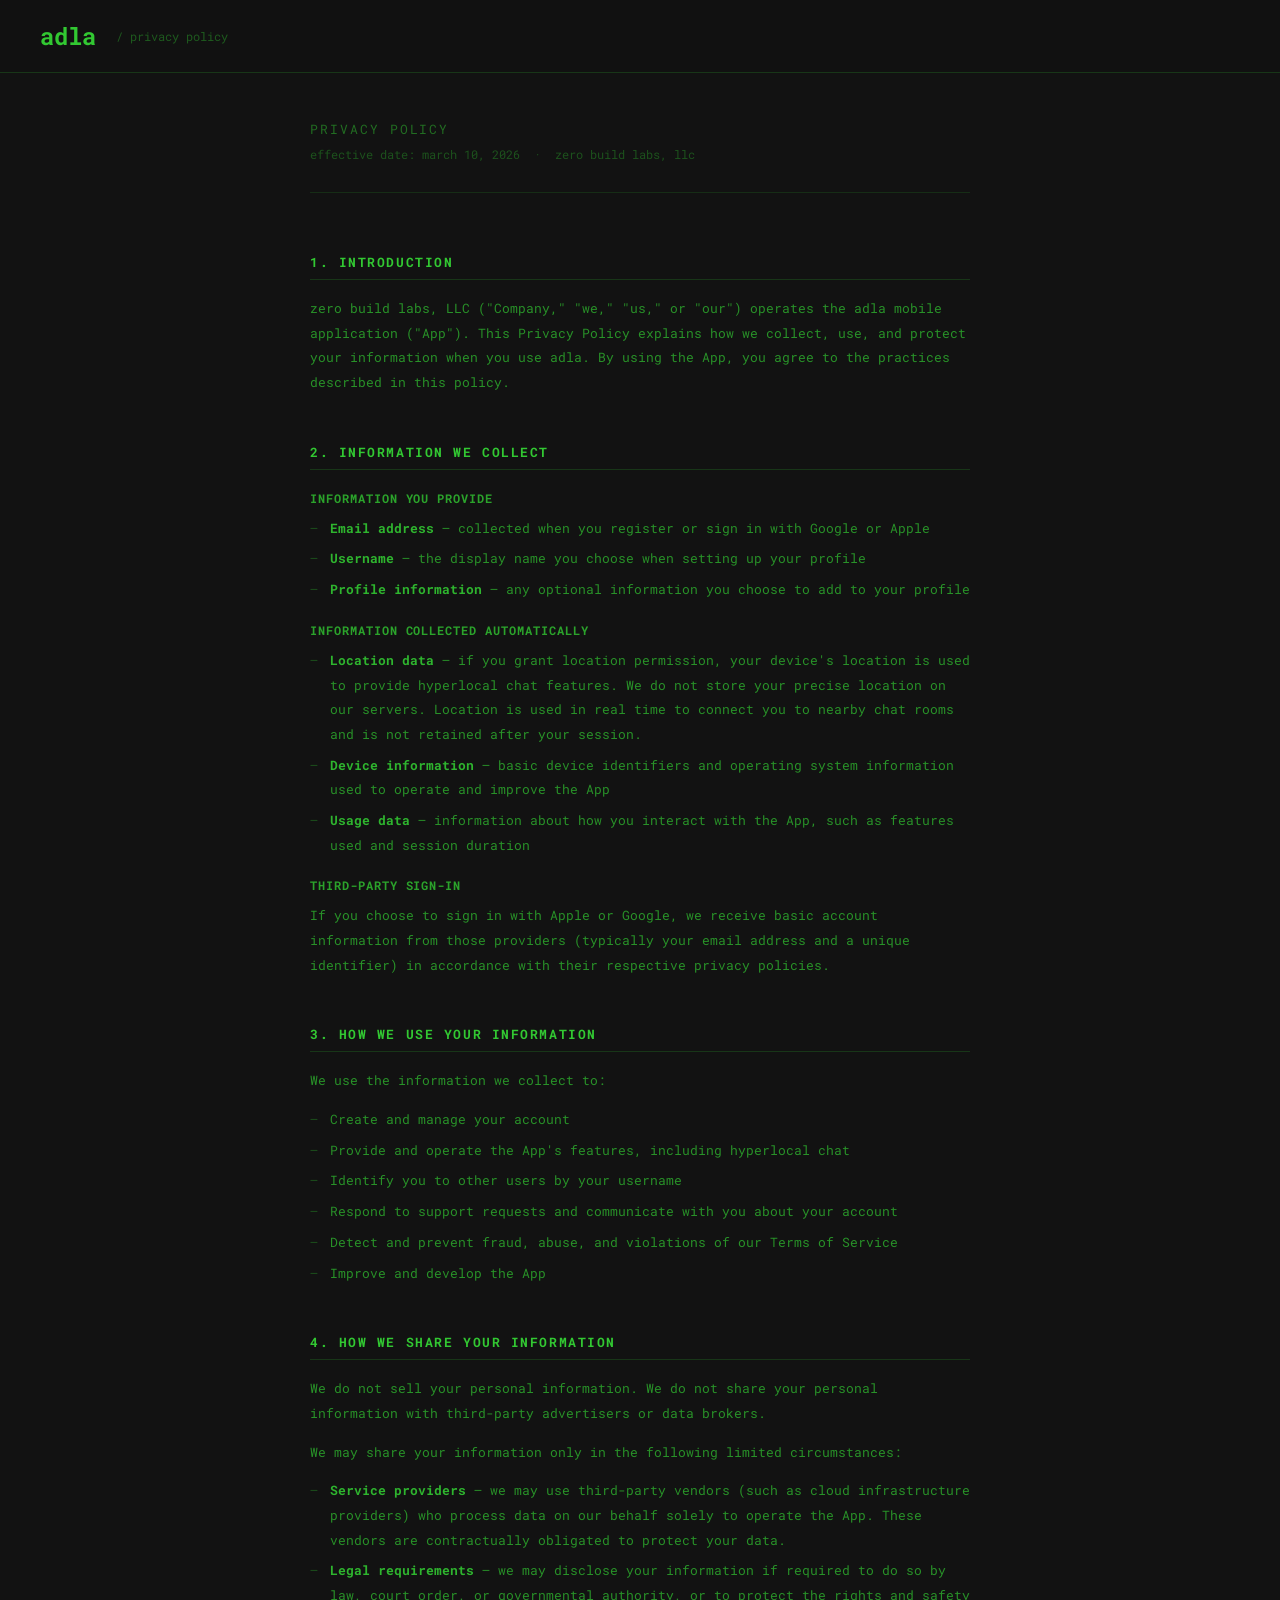
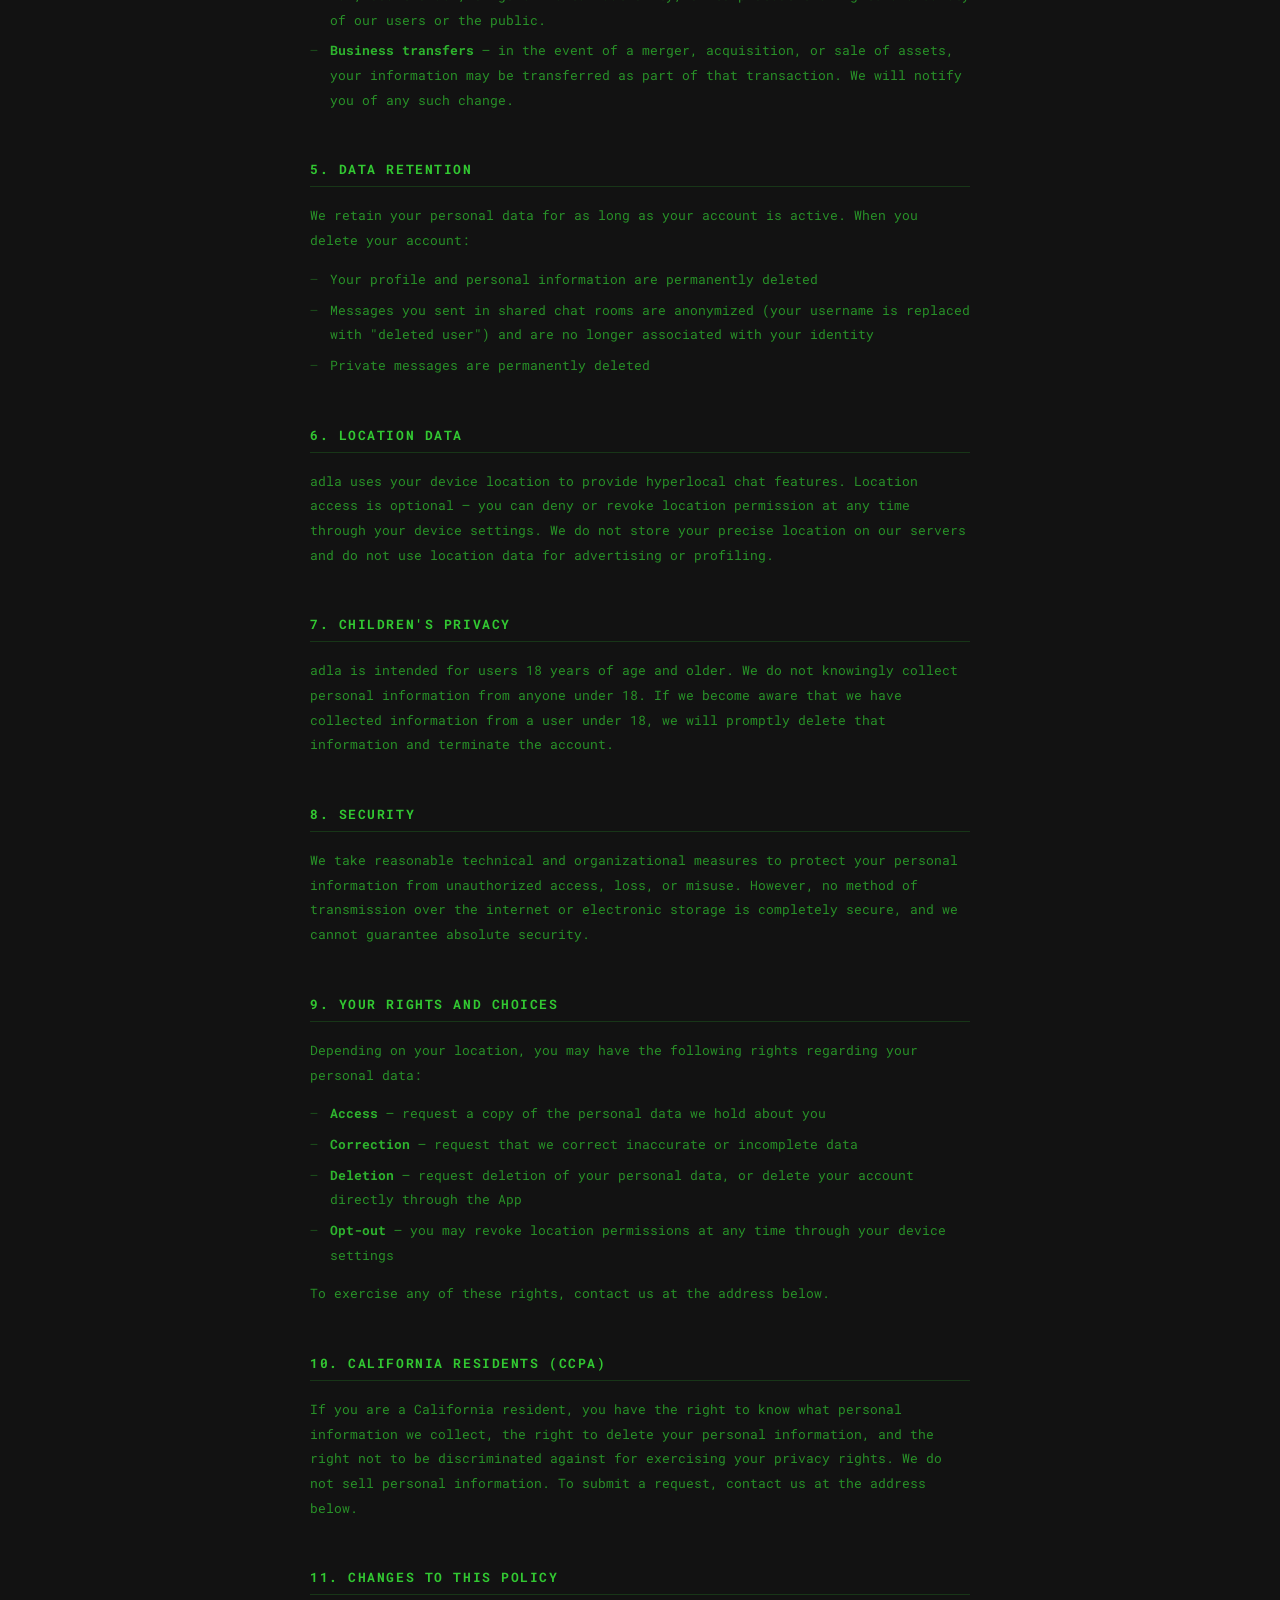
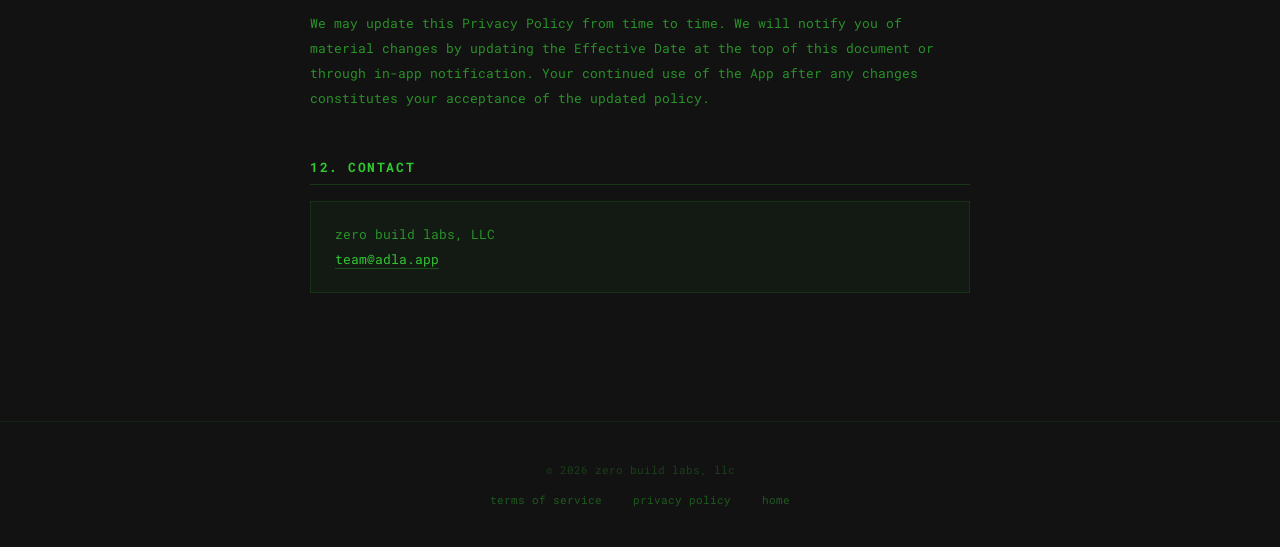
<file: privacy.html>
<!DOCTYPE html>
<html lang="en">
<head>
    <script async src="https://www.googletagmanager.com/gtag/js?id=G-8SG56CSZ9R"></script>
    <script>
        if (window.location.hostname === "adla.app") {
            window.dataLayer = window.dataLayer || [];
            function gtag(){dataLayer.push(arguments);}
            gtag('js', new Date());
            gtag('config', 'G-8SG56CSZ9R');
        }
    </script>

    <meta name="viewport" content="width=device-width, initial-scale=1">
    <meta charset="UTF-8">
    <title>adla | privacy policy</title>
    <meta name="description" content="adla privacy policy">

    <link rel="preconnect" href="https://fonts.googleapis.com">
    <link rel="preconnect" href="https://fonts.gstatic.com" crossorigin>
    <link href="https://fonts.googleapis.com/css2?family=Roboto+Mono:wght@400;700&display=swap" rel="stylesheet">
    <link rel="shortcut icon" type="image/png" href="assets/favicon.png">

    <style>
        * {
            margin: 0;
            padding: 0;
            box-sizing: border-box;
        }

        body {
            background-color: rgb(18, 18, 18);
            color: rgb(50, 200, 50);
            font-family: 'Roboto Mono', 'Fira Mono', 'Consolas', monospace;
            min-height: 100vh;
        }

        header {
            position: fixed;
            top: 0;
            left: 0;
            width: 100%;
            padding: 20px 40px;
            background-color: rgba(18, 18, 18, 0.85);
            backdrop-filter: blur(10px);
            -webkit-backdrop-filter: blur(10px);
            border-bottom: 1px solid rgba(50, 200, 50, 0.2);
            display: flex;
            align-items: center;
            gap: 20px;
            z-index: 100;
        }

        header a.logo {
            font-size: 24px;
            font-weight: bold;
            color: rgb(50, 200, 50);
            text-decoration: none;
            animation: flicker 2.5s infinite;
        }

        header span {
            color: rgba(50, 200, 50, 0.4);
            font-size: 12px;
        }

        .container {
            max-width: 740px;
            margin: 0 auto;
            padding: 120px 40px 80px;
        }

        .page-title {
            font-size: 13px;
            color: rgba(50, 200, 50, 0.5);
            text-transform: uppercase;
            letter-spacing: 0.15em;
            margin-bottom: 8px;
        }

        .effective-date {
            font-size: 12px;
            color: rgba(50, 200, 50, 0.35);
            margin-bottom: 60px;
            padding-bottom: 30px;
            border-bottom: 1px solid rgba(50, 200, 50, 0.15);
        }

        section {
            margin-bottom: 48px;
        }

        h2 {
            font-size: 13px;
            font-weight: bold;
            text-transform: uppercase;
            letter-spacing: 0.12em;
            color: rgb(50, 200, 50);
            margin-bottom: 16px;
            padding-bottom: 8px;
            border-bottom: 1px solid rgba(50, 200, 50, 0.2);
        }

        h3 {
            font-size: 12px;
            font-weight: bold;
            color: rgba(50, 200, 50, 0.8);
            margin-top: 20px;
            margin-bottom: 10px;
            text-transform: uppercase;
            letter-spacing: 0.08em;
        }

        p {
            font-size: 13px;
            line-height: 1.9;
            color: rgba(50, 200, 50, 0.7);
            margin-bottom: 14px;
        }

        ul {
            list-style: none;
            padding: 0;
            margin-bottom: 14px;
        }

        ul li {
            font-size: 13px;
            line-height: 1.9;
            color: rgba(50, 200, 50, 0.7);
            padding-left: 20px;
            position: relative;
            margin-bottom: 6px;
        }

        ul li::before {
            content: '—';
            position: absolute;
            left: 0;
            color: rgba(50, 200, 50, 0.35);
        }

        ul li strong {
            color: rgba(50, 200, 50, 0.9);
        }

        .contact-block {
            background: rgba(50, 200, 50, 0.04);
            border: 1px solid rgba(50, 200, 50, 0.15);
            padding: 20px 24px;
            font-size: 13px;
            line-height: 1.9;
            color: rgba(50, 200, 50, 0.7);
        }

        .contact-block a {
            color: rgb(50, 200, 50);
            text-decoration: none;
            border-bottom: 1px solid rgba(50, 200, 50, 0.3);
        }

        footer {
            text-align: center;
            padding: 40px;
            border-top: 1px solid rgba(50, 200, 50, 0.1);
            font-size: 11px;
            color: rgba(50, 200, 50, 0.25);
        }

        footer a {
            color: rgba(50, 200, 50, 0.4);
            text-decoration: none;
            margin: 0 12px;
        }

        footer a:hover {
            color: rgb(50, 200, 50);
        }

        @keyframes flicker {
            0%, 19%, 21%, 23%, 25%, 54%, 56%, 100% { opacity: 1; }
            20%, 22%, 24%, 55% { opacity: 0.4; }
        }
    </style>
</head>
<body>

    <header>
        <a class="logo" href="/">adla</a>
        <span>/ privacy policy</span>
    </header>

    <div class="container">

        <div class="page-title">privacy policy</div>
        <div class="effective-date">effective date: march 10, 2026 &nbsp;·&nbsp; zero build labs, llc</div>

        <section>
            <h2>1. introduction</h2>
            <p>zero build labs, LLC ("Company," "we," "us," or "our") operates the adla mobile application ("App"). This Privacy Policy explains how we collect, use, and protect your information when you use adla. By using the App, you agree to the practices described in this policy.</p>
        </section>

        <section>
            <h2>2. information we collect</h2>

            <h3>information you provide</h3>
            <ul>
                <li><strong>Email address</strong> — collected when you register or sign in with Google or Apple</li>
                <li><strong>Username</strong> — the display name you choose when setting up your profile</li>
                <li><strong>Profile information</strong> — any optional information you choose to add to your profile</li>
            </ul>

            <h3>information collected automatically</h3>
            <ul>
                <li><strong>Location data</strong> — if you grant location permission, your device's location is used to provide hyperlocal chat features. We do not store your precise location on our servers. Location is used in real time to connect you to nearby chat rooms and is not retained after your session.</li>
                <li><strong>Device information</strong> — basic device identifiers and operating system information used to operate and improve the App</li>
                <li><strong>Usage data</strong> — information about how you interact with the App, such as features used and session duration</li>
            </ul>

            <h3>third-party sign-in</h3>
            <p>If you choose to sign in with Apple or Google, we receive basic account information from those providers (typically your email address and a unique identifier) in accordance with their respective privacy policies.</p>
        </section>

        <section>
            <h2>3. how we use your information</h2>
            <p>We use the information we collect to:</p>
            <ul>
                <li>Create and manage your account</li>
                <li>Provide and operate the App's features, including hyperlocal chat</li>
                <li>Identify you to other users by your username</li>
                <li>Respond to support requests and communicate with you about your account</li>
                <li>Detect and prevent fraud, abuse, and violations of our Terms of Service</li>
                <li>Improve and develop the App</li>
            </ul>
        </section>

        <section>
            <h2>4. how we share your information</h2>
            <p>We do not sell your personal information. We do not share your personal information with third-party advertisers or data brokers.</p>
            <p>We may share your information only in the following limited circumstances:</p>
            <ul>
                <li><strong>Service providers</strong> — we may use third-party vendors (such as cloud infrastructure providers) who process data on our behalf solely to operate the App. These vendors are contractually obligated to protect your data.</li>
                <li><strong>Legal requirements</strong> — we may disclose your information if required to do so by law, court order, or governmental authority, or to protect the rights and safety of our users or the public.</li>
                <li><strong>Business transfers</strong> — in the event of a merger, acquisition, or sale of assets, your information may be transferred as part of that transaction. We will notify you of any such change.</li>
            </ul>
        </section>

        <section>
            <h2>5. data retention</h2>
            <p>We retain your personal data for as long as your account is active. When you delete your account:</p>
            <ul>
                <li>Your profile and personal information are permanently deleted</li>
                <li>Messages you sent in shared chat rooms are anonymized (your username is replaced with "deleted user") and are no longer associated with your identity</li>
                <li>Private messages are permanently deleted</li>
            </ul>
        </section>

        <section>
            <h2>6. location data</h2>
            <p>adla uses your device location to provide hyperlocal chat features. Location access is optional — you can deny or revoke location permission at any time through your device settings. We do not store your precise location on our servers and do not use location data for advertising or profiling.</p>
        </section>

        <section>
            <h2>7. children's privacy</h2>
            <p>adla is intended for users 18 years of age and older. We do not knowingly collect personal information from anyone under 18. If we become aware that we have collected information from a user under 18, we will promptly delete that information and terminate the account.</p>
        </section>

        <section>
            <h2>8. security</h2>
            <p>We take reasonable technical and organizational measures to protect your personal information from unauthorized access, loss, or misuse. However, no method of transmission over the internet or electronic storage is completely secure, and we cannot guarantee absolute security.</p>
        </section>

        <section>
            <h2>9. your rights and choices</h2>
            <p>Depending on your location, you may have the following rights regarding your personal data:</p>
            <ul>
                <li><strong>Access</strong> — request a copy of the personal data we hold about you</li>
                <li><strong>Correction</strong> — request that we correct inaccurate or incomplete data</li>
                <li><strong>Deletion</strong> — request deletion of your personal data, or delete your account directly through the App</li>
                <li><strong>Opt-out</strong> — you may revoke location permissions at any time through your device settings</li>
            </ul>
            <p>To exercise any of these rights, contact us at the address below.</p>
        </section>

        <section>
            <h2>10. california residents (ccpa)</h2>
            <p>If you are a California resident, you have the right to know what personal information we collect, the right to delete your personal information, and the right not to be discriminated against for exercising your privacy rights. We do not sell personal information. To submit a request, contact us at the address below.</p>
        </section>

        <section>
            <h2>11. changes to this policy</h2>
            <p>We may update this Privacy Policy from time to time. We will notify you of material changes by updating the Effective Date at the top of this document or through in-app notification. Your continued use of the App after any changes constitutes your acceptance of the updated policy.</p>
        </section>

        <section>
            <h2>12. contact</h2>
            <div class="contact-block">
                zero build labs, LLC<br>
                <a href="mailto:team@adla.app">team@adla.app</a>
            </div>
        </section>

    </div>

    <footer>
        <span>© 2026 zero build labs, llc</span><br><br>
        <a href="/terms.html">terms of service</a>
        <a href="/privacy.html">privacy policy</a>
        <a href="/">home</a>
    </footer>

</body>
</html>
</file>
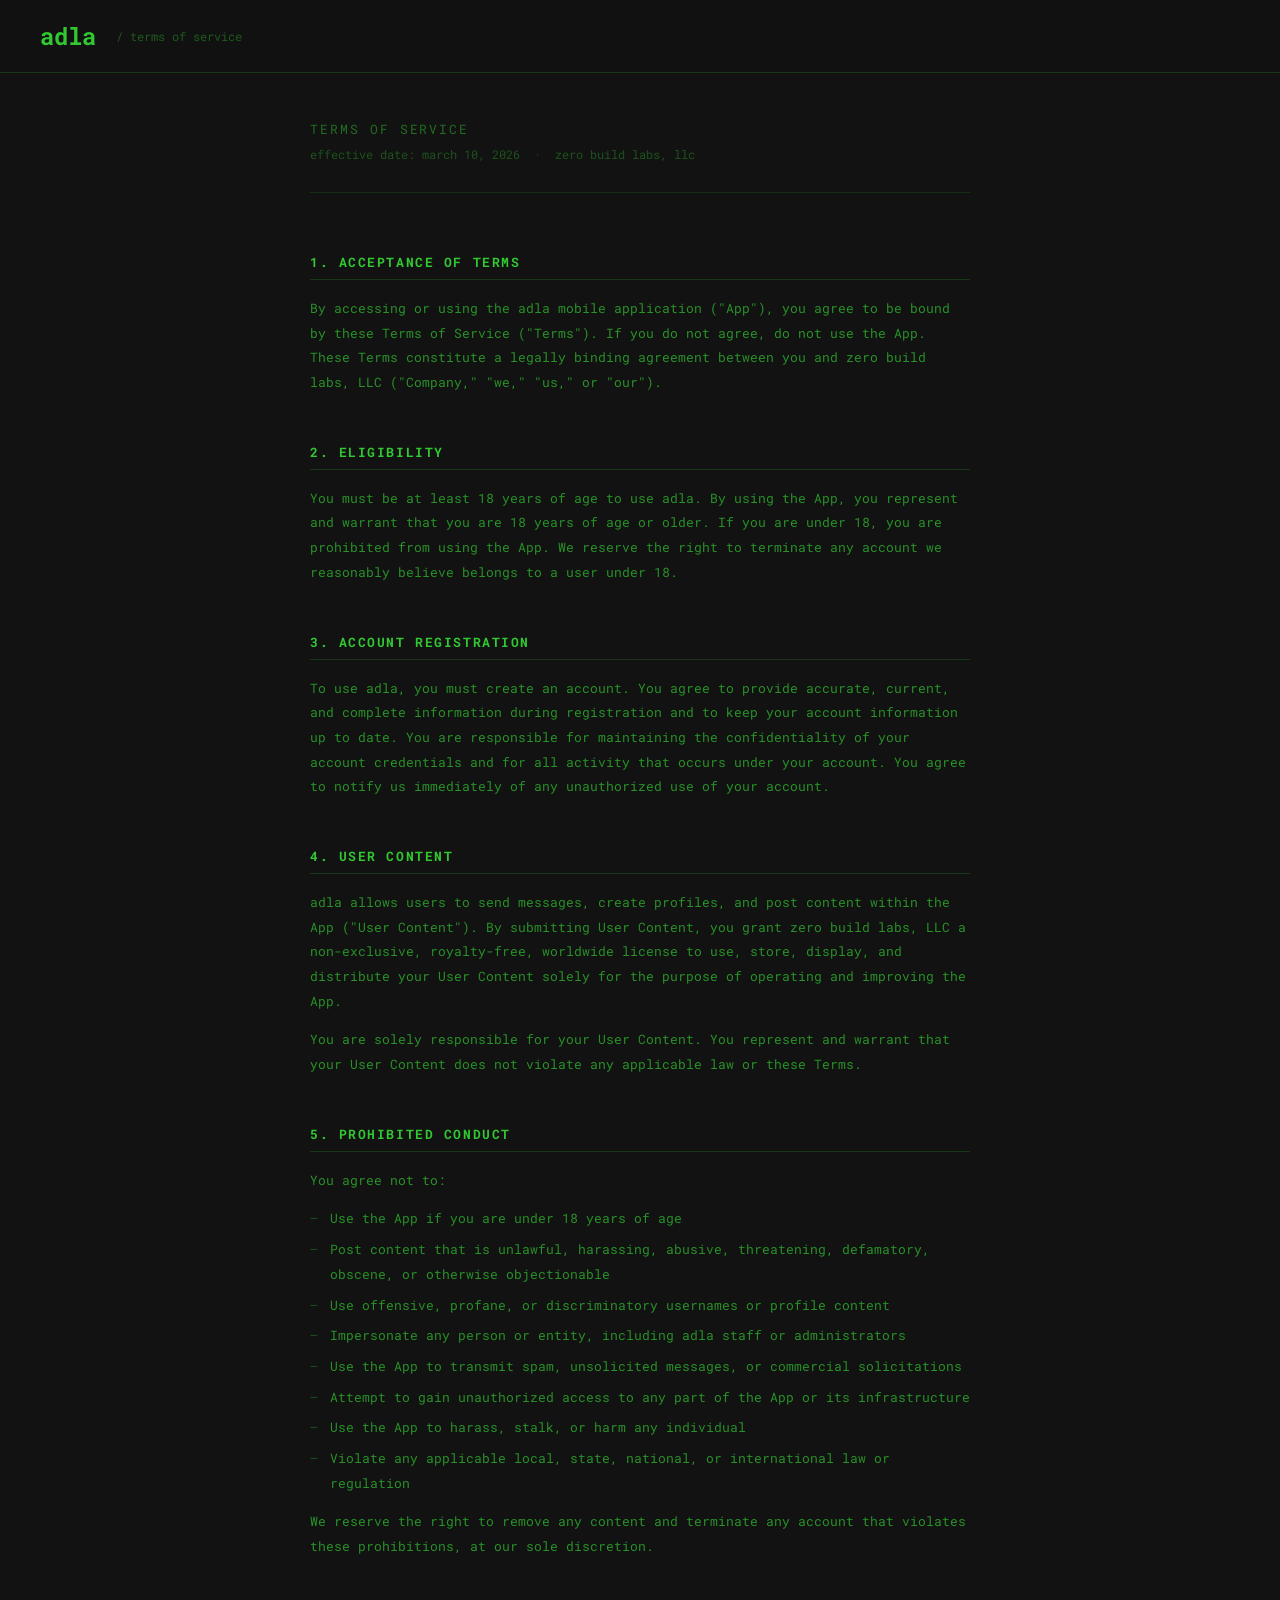
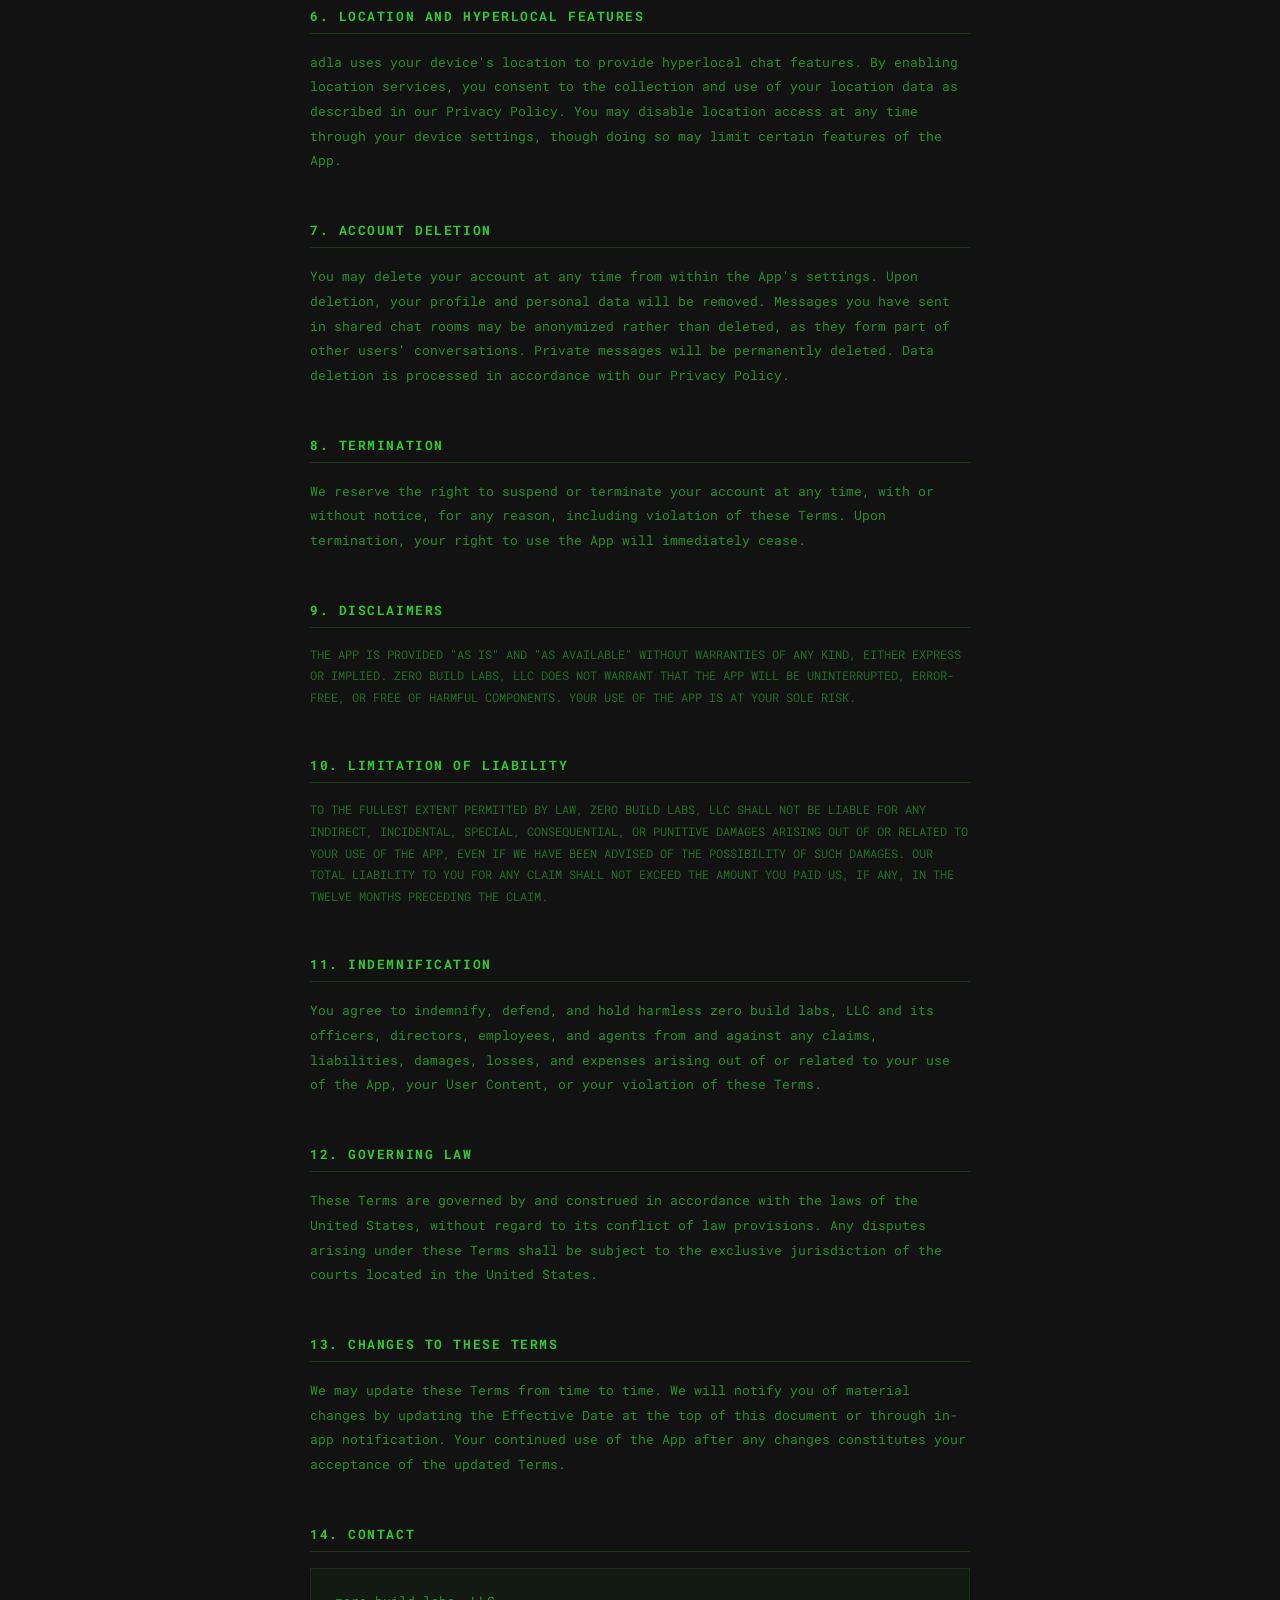
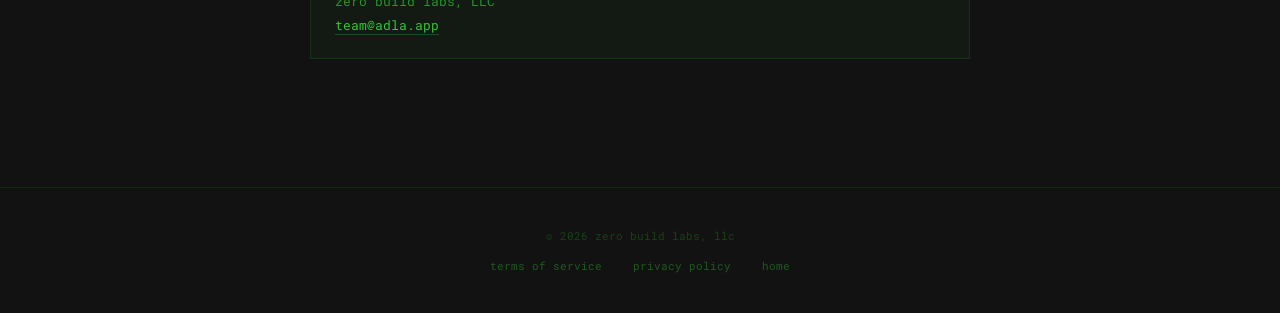
<file: terms.html>
<!DOCTYPE html>
<html lang="en">
<head>
    <script async src="https://www.googletagmanager.com/gtag/js?id=G-8SG56CSZ9R"></script>
    <script>
        if (window.location.hostname === "adla.app") {
            window.dataLayer = window.dataLayer || [];
            function gtag(){dataLayer.push(arguments);}
            gtag('js', new Date());
            gtag('config', 'G-8SG56CSZ9R');
        }
    </script>

    <meta name="viewport" content="width=device-width, initial-scale=1">
    <meta charset="UTF-8">
    <title>adla | terms of service</title>
    <meta name="description" content="adla terms of service">

    <link rel="preconnect" href="https://fonts.googleapis.com">
    <link rel="preconnect" href="https://fonts.gstatic.com" crossorigin>
    <link href="https://fonts.googleapis.com/css2?family=Roboto+Mono:wght@400;700&display=swap" rel="stylesheet">
    <link rel="shortcut icon" type="image/png" href="assets/favicon.png">

    <style>
        * {
            margin: 0;
            padding: 0;
            box-sizing: border-box;
        }

        body {
            background-color: rgb(18, 18, 18);
            color: rgb(50, 200, 50);
            font-family: 'Roboto Mono', 'Fira Mono', 'Consolas', monospace;
            min-height: 100vh;
        }

        header {
            position: fixed;
            top: 0;
            left: 0;
            width: 100%;
            padding: 20px 40px;
            background-color: rgba(18, 18, 18, 0.85);
            backdrop-filter: blur(10px);
            -webkit-backdrop-filter: blur(10px);
            border-bottom: 1px solid rgba(50, 200, 50, 0.2);
            display: flex;
            align-items: center;
            gap: 20px;
            z-index: 100;
        }

        header a.logo {
            font-size: 24px;
            font-weight: bold;
            color: rgb(50, 200, 50);
            text-decoration: none;
            animation: flicker 2.5s infinite;
        }

        header span {
            color: rgba(50, 200, 50, 0.4);
            font-size: 12px;
        }

        .container {
            max-width: 740px;
            margin: 0 auto;
            padding: 120px 40px 80px;
        }

        .page-title {
            font-size: 13px;
            color: rgba(50, 200, 50, 0.5);
            text-transform: uppercase;
            letter-spacing: 0.15em;
            margin-bottom: 8px;
        }

        .effective-date {
            font-size: 12px;
            color: rgba(50, 200, 50, 0.35);
            margin-bottom: 60px;
            padding-bottom: 30px;
            border-bottom: 1px solid rgba(50, 200, 50, 0.15);
        }

        section {
            margin-bottom: 48px;
        }

        h2 {
            font-size: 13px;
            font-weight: bold;
            text-transform: uppercase;
            letter-spacing: 0.12em;
            color: rgb(50, 200, 50);
            margin-bottom: 16px;
            padding-bottom: 8px;
            border-bottom: 1px solid rgba(50, 200, 50, 0.2);
        }

        h3 {
            font-size: 12px;
            font-weight: bold;
            color: rgba(50, 200, 50, 0.8);
            margin-top: 20px;
            margin-bottom: 10px;
            text-transform: uppercase;
            letter-spacing: 0.08em;
        }

        p {
            font-size: 13px;
            line-height: 1.9;
            color: rgba(50, 200, 50, 0.7);
            margin-bottom: 14px;
        }

        ul {
            list-style: none;
            padding: 0;
            margin-bottom: 14px;
        }

        ul li {
            font-size: 13px;
            line-height: 1.9;
            color: rgba(50, 200, 50, 0.7);
            padding-left: 20px;
            position: relative;
            margin-bottom: 6px;
        }

        ul li::before {
            content: '—';
            position: absolute;
            left: 0;
            color: rgba(50, 200, 50, 0.35);
        }

        .caps {
            font-size: 12px;
            line-height: 1.8;
            color: rgba(50, 200, 50, 0.5);
        }

        .contact-block {
            background: rgba(50, 200, 50, 0.04);
            border: 1px solid rgba(50, 200, 50, 0.15);
            padding: 20px 24px;
            font-size: 13px;
            line-height: 1.9;
            color: rgba(50, 200, 50, 0.7);
        }

        .contact-block a {
            color: rgb(50, 200, 50);
            text-decoration: none;
            border-bottom: 1px solid rgba(50, 200, 50, 0.3);
        }

        footer {
            text-align: center;
            padding: 40px;
            border-top: 1px solid rgba(50, 200, 50, 0.1);
            font-size: 11px;
            color: rgba(50, 200, 50, 0.25);
        }

        footer a {
            color: rgba(50, 200, 50, 0.4);
            text-decoration: none;
            margin: 0 12px;
        }

        footer a:hover {
            color: rgb(50, 200, 50);
        }

        @keyframes flicker {
            0%, 19%, 21%, 23%, 25%, 54%, 56%, 100% { opacity: 1; }
            20%, 22%, 24%, 55% { opacity: 0.4; }
        }
    </style>
</head>
<body>

    <header>
        <a class="logo" href="/">adla</a>
        <span>/ terms of service</span>
    </header>

    <div class="container">

        <div class="page-title">terms of service</div>
        <div class="effective-date">effective date: march 10, 2026 &nbsp;·&nbsp; zero build labs, llc</div>

        <section>
            <h2>1. acceptance of terms</h2>
            <p>By accessing or using the adla mobile application ("App"), you agree to be bound by these Terms of Service ("Terms"). If you do not agree, do not use the App. These Terms constitute a legally binding agreement between you and zero build labs, LLC ("Company," "we," "us," or "our").</p>
        </section>

        <section>
            <h2>2. eligibility</h2>
            <p>You must be at least 18 years of age to use adla. By using the App, you represent and warrant that you are 18 years of age or older. If you are under 18, you are prohibited from using the App. We reserve the right to terminate any account we reasonably believe belongs to a user under 18.</p>
        </section>

        <section>
            <h2>3. account registration</h2>
            <p>To use adla, you must create an account. You agree to provide accurate, current, and complete information during registration and to keep your account information up to date. You are responsible for maintaining the confidentiality of your account credentials and for all activity that occurs under your account. You agree to notify us immediately of any unauthorized use of your account.</p>
        </section>

        <section>
            <h2>4. user content</h2>
            <p>adla allows users to send messages, create profiles, and post content within the App ("User Content"). By submitting User Content, you grant zero build labs, LLC a non-exclusive, royalty-free, worldwide license to use, store, display, and distribute your User Content solely for the purpose of operating and improving the App.</p>
            <p>You are solely responsible for your User Content. You represent and warrant that your User Content does not violate any applicable law or these Terms.</p>
        </section>

        <section>
            <h2>5. prohibited conduct</h2>
            <p>You agree not to:</p>
            <ul>
                <li>Use the App if you are under 18 years of age</li>
                <li>Post content that is unlawful, harassing, abusive, threatening, defamatory, obscene, or otherwise objectionable</li>
                <li>Use offensive, profane, or discriminatory usernames or profile content</li>
                <li>Impersonate any person or entity, including adla staff or administrators</li>
                <li>Use the App to transmit spam, unsolicited messages, or commercial solicitations</li>
                <li>Attempt to gain unauthorized access to any part of the App or its infrastructure</li>
                <li>Use the App to harass, stalk, or harm any individual</li>
                <li>Violate any applicable local, state, national, or international law or regulation</li>
            </ul>
            <p>We reserve the right to remove any content and terminate any account that violates these prohibitions, at our sole discretion.</p>
        </section>

        <section>
            <h2>6. location and hyperlocal features</h2>
            <p>adla uses your device's location to provide hyperlocal chat features. By enabling location services, you consent to the collection and use of your location data as described in our Privacy Policy. You may disable location access at any time through your device settings, though doing so may limit certain features of the App.</p>
        </section>

        <section>
            <h2>7. account deletion</h2>
            <p>You may delete your account at any time from within the App's settings. Upon deletion, your profile and personal data will be removed. Messages you have sent in shared chat rooms may be anonymized rather than deleted, as they form part of other users' conversations. Private messages will be permanently deleted. Data deletion is processed in accordance with our Privacy Policy.</p>
        </section>

        <section>
            <h2>8. termination</h2>
            <p>We reserve the right to suspend or terminate your account at any time, with or without notice, for any reason, including violation of these Terms. Upon termination, your right to use the App will immediately cease.</p>
        </section>

        <section>
            <h2>9. disclaimers</h2>
            <p class="caps">THE APP IS PROVIDED "AS IS" AND "AS AVAILABLE" WITHOUT WARRANTIES OF ANY KIND, EITHER EXPRESS OR IMPLIED. ZERO BUILD LABS, LLC DOES NOT WARRANT THAT THE APP WILL BE UNINTERRUPTED, ERROR-FREE, OR FREE OF HARMFUL COMPONENTS. YOUR USE OF THE APP IS AT YOUR SOLE RISK.</p>
        </section>

        <section>
            <h2>10. limitation of liability</h2>
            <p class="caps">TO THE FULLEST EXTENT PERMITTED BY LAW, ZERO BUILD LABS, LLC SHALL NOT BE LIABLE FOR ANY INDIRECT, INCIDENTAL, SPECIAL, CONSEQUENTIAL, OR PUNITIVE DAMAGES ARISING OUT OF OR RELATED TO YOUR USE OF THE APP, EVEN IF WE HAVE BEEN ADVISED OF THE POSSIBILITY OF SUCH DAMAGES. OUR TOTAL LIABILITY TO YOU FOR ANY CLAIM SHALL NOT EXCEED THE AMOUNT YOU PAID US, IF ANY, IN THE TWELVE MONTHS PRECEDING THE CLAIM.</p>
        </section>

        <section>
            <h2>11. indemnification</h2>
            <p>You agree to indemnify, defend, and hold harmless zero build labs, LLC and its officers, directors, employees, and agents from and against any claims, liabilities, damages, losses, and expenses arising out of or related to your use of the App, your User Content, or your violation of these Terms.</p>
        </section>

        <section>
            <h2>12. governing law</h2>
            <p>These Terms are governed by and construed in accordance with the laws of the United States, without regard to its conflict of law provisions. Any disputes arising under these Terms shall be subject to the exclusive jurisdiction of the courts located in the United States.</p>
        </section>

        <section>
            <h2>13. changes to these terms</h2>
            <p>We may update these Terms from time to time. We will notify you of material changes by updating the Effective Date at the top of this document or through in-app notification. Your continued use of the App after any changes constitutes your acceptance of the updated Terms.</p>
        </section>

        <section>
            <h2>14. contact</h2>
            <div class="contact-block">
                zero build labs, LLC<br>
                <a href="mailto:team@adla.app">team@adla.app</a>
            </div>
        </section>

    </div>

    <footer>
        <span>© 2026 zero build labs, llc</span><br><br>
        <a href="/terms.html">terms of service</a>
        <a href="/privacy.html">privacy policy</a>
        <a href="/">home</a>
    </footer>

</body>
</html>
</file>
